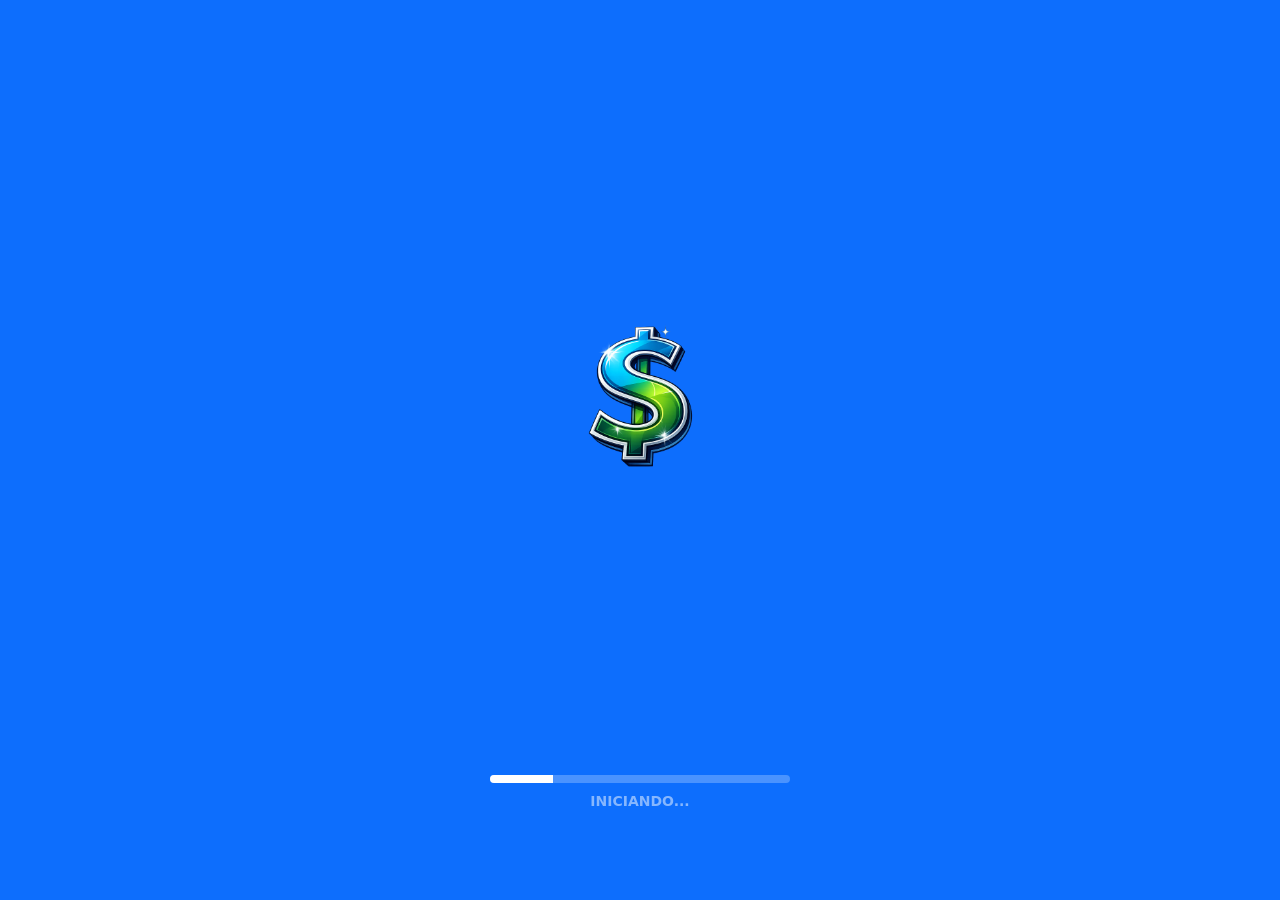
<file: index.html>
<!DOCTYPE html>
<html lang="pt-br">

<head>
    <meta charset="UTF-8">
    <meta name="viewport" content="width=device-width, initial-scale=1.0">
    <title>MyMoney</title>
    <link href="https://cdn.jsdelivr.net/npm/bootstrap@5.3.3/dist/css/bootstrap.min.css" rel="stylesheet">
    <style>
        @keyframes pulse {

            0%,
            100% {
                transform: scale(1);
                opacity: 1;
            }

            50% {
                transform: scale(1.05);
                opacity: 0.8;
            }
        }

        .animate-logo {
            animation: pulse 2s infinite ease-in-out;
        }
    </style>
</head>

<body class="bg-primary vh-100 d-flex flex-column align-items-center justify-content-center text-white text-center p-4">

    <div class="flex-grow-1 d-flex align-items-center">
        <img src="assets/icon/mymoney.png" class="img-fluid animate-logo" style="max-height: 250px;">
    </div>

    <div id="loader" class="w-100 mb-5" style="max-width: 300px;">
        <div class="progress rounded-pill bg-white bg-opacity-25" style="height: 8px;">
            <div id="bar" class="progress-bar bg-white progress-bar-striped progress-bar-animated" style="width: 0%">
            </div>
        </div>
        <p class="mt-2 small opacity-50 fw-bold text-uppercase">Iniciando...</p>
    </div>

    <div id="exit" class="d-none mb-5 text-center">
        <h2 class="fw-bold mb-4">Até breve!</h2>
        <a href="pages/app.html" class="btn btn-light btn-lg rounded-pill px-5 fw-bold text-primary shadow">ACESSAR
            DASHBOARD</a>
    </div>

    <script>
        const isLogout = new URLSearchParams(location.search).get('logout') === 'true';
        const bar = document.getElementById('bar');

        if (isLogout) {
            document.getElementById('loader').classList.add('d-none');
            document.getElementById('exit').classList.remove('d-none');
        } else {
            let w = 0;
            const iv = setInterval(() => {
                w++;
                bar.style.width = w + '%';
                if (w >= 100) { clearInterval(iv); location.href = "pages/app.html"; }
            }, 50);
        }
    </script>
</body>

</html>
</file>
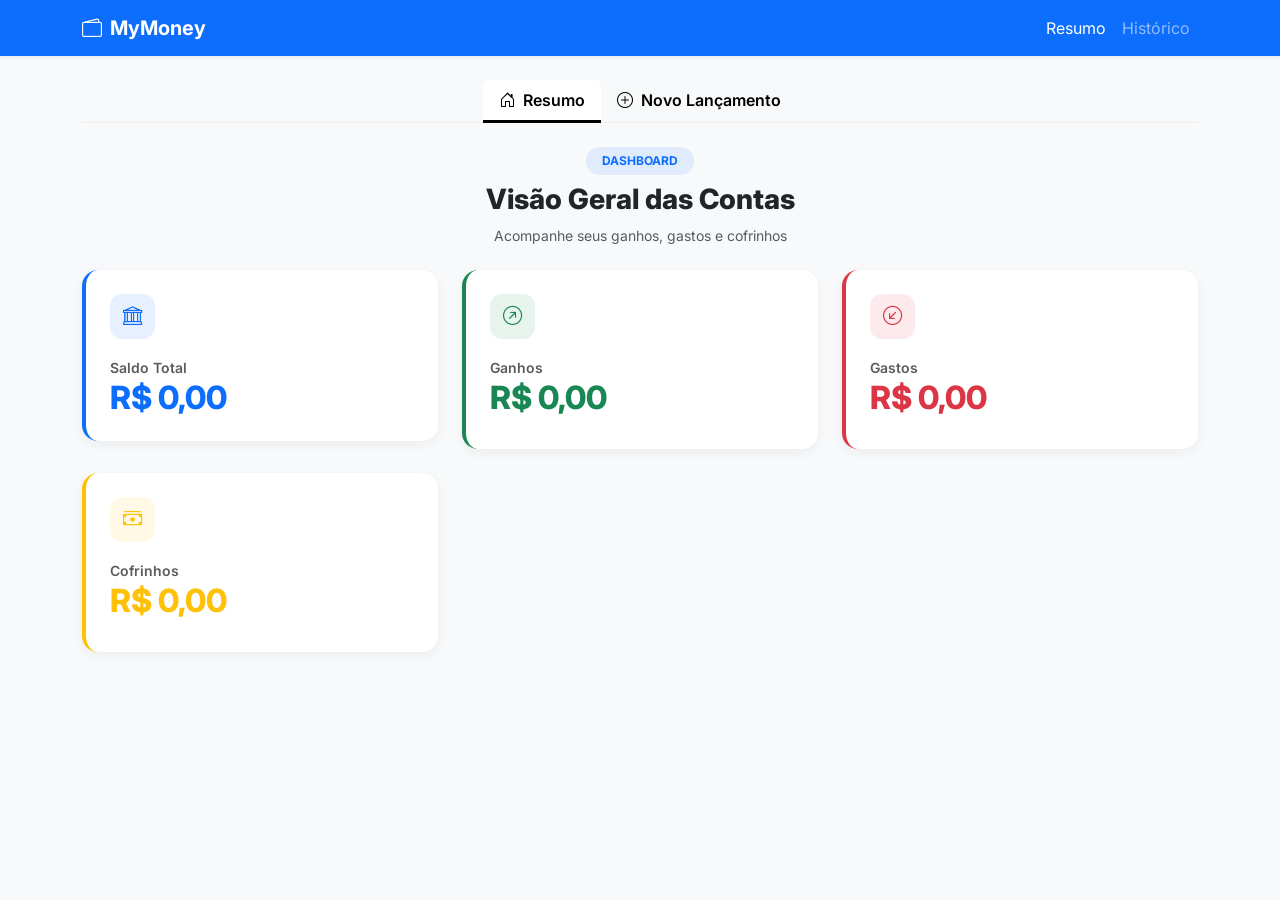
<file: pages/index.html>
<!DOCTYPE html>
<html lang="pt-br">
<head>
<meta charset="UTF-8">
<meta name="viewport" content="width=device-width, initial-scale=1.0">

<title>MyMoney - Dashboard</title>

<link href="https://fonts.googleapis.com/css2?family=Inter:wght@400;600;800&display=swap" rel="stylesheet">
<link href="https://cdn.jsdelivr.net/npm/bootstrap@5.3.3/dist/css/bootstrap.min.css" rel="stylesheet">
<link rel="stylesheet" href="https://cdn.jsdelivr.net/npm/bootstrap-icons@1.11.3/font/bootstrap-icons.min.css">

<link rel="icon" href="../assets/icon/mymoney.png">

<style>

body{
  font-family: "Inter", sans-serif;
  background:#f8f9fa;
}

.fw-extrabold{
  font-weight:800;
}

/* Cards resumo */

.card-resumo{
  background:#fff;
  padding:1.5rem;
  border-radius:1rem;
  box-shadow:0 4px 12px rgba(0,0,0,0.05);
  transition:transform .2s;
}

.card-resumo:hover{
  transform:translateY(-5px);
}

/* Icon box */

.icon-box{
  width:45px;
  height:45px;
  display:flex;
  align-items:center;
  justify-content:center;
  border-radius:12px;
  margin-bottom:1rem;
  font-size:1.2rem;
}

/* Tabs */

.nav-tabs{
  border-bottom:1px solid #eee;
}

.nav-tabs .nav-link{
  border:none;
  font-weight:600;
  color:#000;
  background:transparent;
  display:flex;
  align-items:center;
  gap:.5rem;
}

.nav-tabs .nav-link.active{
  border-bottom:3px solid #000;
}

</style>

</head>

<body>

<!-- Navbar -->

<nav class="navbar navbar-expand-lg navbar-dark bg-primary shadow-sm sticky-top mb-4">

<div class="container">

<a class="navbar-brand fw-bold" href="index.html">
<i class="bi bi-wallet2 me-2"></i>MyMoney
</a>

<button class="navbar-toggler border-0 shadow-none"
data-bs-toggle="collapse"
data-bs-target="#navbarNav">

<span class="navbar-toggler-icon"></span>

</button>

<div class="collapse navbar-collapse" id="navbarNav">

<ul class="navbar-nav ms-auto">

<li class="nav-item">
<a class="nav-link active" href="index.html">Resumo</a>
</li>

<li class="nav-item">
<a class="nav-link" href="historico.html">Histórico</a>
</li>

</ul>

</div>

</div>

</nav>

<!-- Tabs -->

<div class="container mb-4">

<ul class="nav nav-tabs justify-content-center">

<li class="nav-item">
<button class="nav-link active"
data-bs-toggle="tab"
data-bs-target="#tab-resumo">

<i class="bi bi-house-door"></i> Resumo

</button>
</li>

<li class="nav-item">
<button class="nav-link"
data-bs-toggle="tab"
data-bs-target="#tab-lancamento">

<i class="bi bi-plus-circle"></i> Novo Lançamento

</button>
</li>

</ul>

</div>

<div class="container tab-content">

<!-- TAB RESUMO -->

<div class="tab-pane fade show active" id="tab-resumo">

<div class="text-center mb-4">

<span class="badge bg-primary bg-opacity-10 text-primary mb-2 px-3 py-2 rounded-pill fw-bold">
DASHBOARD
</span>

<h3 class="fw-extrabold">Visão Geral das Contas</h3>

<p class="text-muted small">
Acompanhe seus ganhos, gastos e cofrinhos
</p>

</div>

<div class="row g-4">

<!-- Saldo -->

<div class="col-md-4">

<div class="card-resumo border-start border-primary border-4">

<div class="icon-box bg-primary bg-opacity-10 text-primary">
<i class="bi bi-bank"></i>
</div>

<small class="text-muted fw-semibold">Saldo Total</small>

<h2 class="fw-extrabold" id="resumo-saldo">
R$ 0,00
</h2>

</div>

</div>

<!-- Ganhos -->

<div class="col-md-4">

<div class="card-resumo border-start border-success border-4">

<div class="icon-box bg-success bg-opacity-10 text-success">
<i class="bi bi-arrow-up-right-circle"></i>
</div>

<small class="text-muted fw-semibold">Ganhos</small>

<h2 class="fw-extrabold text-success" id="resumo-receitas">
R$ 0,00
</h2>

</div>

</div>

<!-- Gastos -->

<div class="col-md-4">

<div class="card-resumo border-start border-danger border-4">

<div class="icon-box bg-danger bg-opacity-10 text-danger">
<i class="bi bi-arrow-down-left-circle"></i>
</div>

<small class="text-muted fw-semibold">Gastos</small>

<h2 class="fw-extrabold text-danger" id="resumo-despesas">
R$ 0,00
</h2>

</div>

</div>

<!-- Cofrinhos -->

<div class="col-md-4">

<div class="card-resumo border-start border-warning border-4">

<div class="icon-box bg-warning bg-opacity-10 text-warning">
<i class="bi bi-cash-stack"></i>
</div>

<small class="text-muted fw-semibold">Cofrinhos</small>

<h2 class="fw-extrabold text-warning" id="resumo-cofrinhos">
R$ 0,00
</h2>

</div>

</div>

</div>

</div>

<!-- TAB NOVO LANÇAMENTO -->

<div class="tab-pane fade" id="tab-lancamento">

<div class="row justify-content-center">

<div class="col-lg-10">

<div class="card border-0 shadow-sm p-4 p-md-5 rounded-4">

<h4 class="fw-bold mb-4">

<i class="bi bi-plus-circle-fill text-primary me-2"></i>
Novo Lançamento

</h4>

<form id="transacao-form">

<div class="row g-4">

<!-- Valor -->

<div class="col-md-3">

<label class="form-label small fw-semibold text-secondary">
Valor (R$)
</label>

<input
type="number"
id="input-valor"
class="form-control form-control-lg"
placeholder="0,00"
step="0.01"
required>

</div>

<!-- Tipo -->

<div class="col-md-3">

<label class="form-label small fw-semibold text-secondary">
Tipo
</label>

<select id="input-tipo"
class="form-select form-control-lg"
required>

<option disabled selected>
Selecione...
</option>

<option value="receita">
💰 Ganho (Entrada)
</option>

<option value="despesa">
💸 Gasto (Saída)
</option>

<option value="cofrinho">
🐷 Cofrinho
</option>

</select>

</div>

<!-- Categoria -->

<div class="col-md-3">

<label class="form-label small fw-semibold text-secondary">
Categoria
</label>

<select id="input-categoria"
class="form-select form-control-lg"
required>

<option disabled selected>
O que é?
</option>

<option>💼 Salário</option>
<option>🌟 Extra</option>
<option>🍕 Alimentação</option>
<option>🏠 Moradia</option>
<option>🍿 Lazer</option>
<option>🚗 Transporte</option>

</select>

</div>

<!-- Descrição -->

<div class="col-md-3">

<label class="form-label small fw-semibold text-secondary">
Descrição
</label>

<input
type="text"
id="input-descricao"
class="form-control form-control-lg"
placeholder="Ex: Supermercado">

</div>

<div class="col-12 mt-4">

<button
type="submit"
class="btn btn-primary btn-lg w-100">

<i class="bi bi-check2-circle me-2"></i>
CONFIRMAR

</button>

</div>

</div>

</form>

</div>

</div>

</div>

</div>

</div>

<script src="https://cdn.jsdelivr.net/npm/bootstrap@5.3.3/dist/js/bootstrap.bundle.min.js"></script>
<script src="../js/script.js"></script>

</body>
</html>
</file>
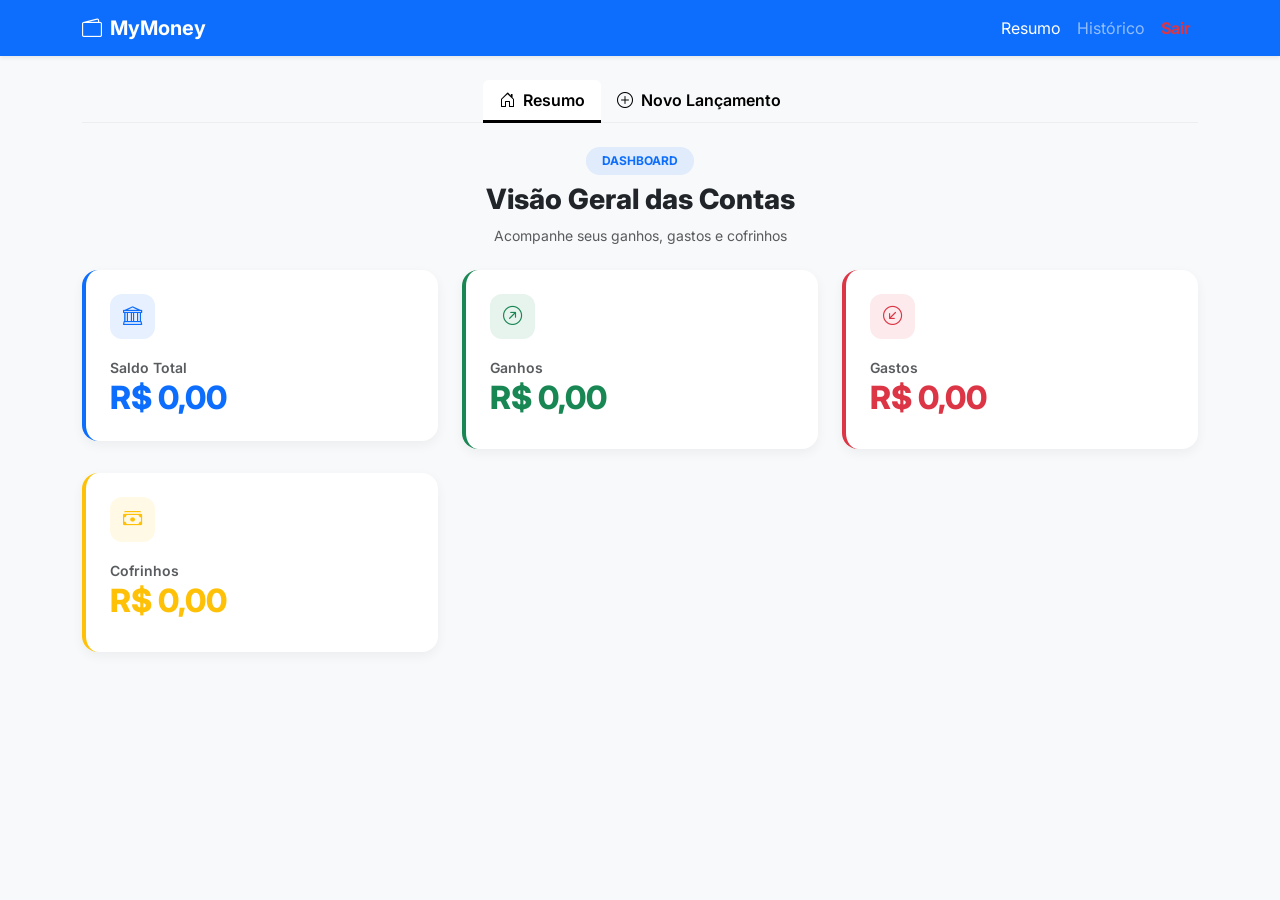
<file: pages/app.html>
<!DOCTYPE html>
<html lang="pt-br">
<head>
<meta charset="UTF-8">
<meta name="viewport" content="width=device-width, initial-scale=1.0">

<title>MyMoney - Dashboard</title>

<link href="https://fonts.googleapis.com/css2?family=Inter:wght@400;600;800&display=swap" rel="stylesheet">
<link href="https://cdn.jsdelivr.net/npm/bootstrap@5.3.3/dist/css/bootstrap.min.css" rel="stylesheet">
<link rel="stylesheet" href="https://cdn.jsdelivr.net/npm/bootstrap-icons@1.11.3/font/bootstrap-icons.min.css">

<link rel="icon" href="../assets/icon/mymoney.png">

<style>

body{
  font-family: "Inter", sans-serif;
  background:#f8f9fa;
}

.fw-extrabold{
  font-weight:800;
}

/* Cards resumo */

.card-resumo{
  background:#fff;
  padding:1.5rem;
  border-radius:1rem;
  box-shadow:0 4px 12px rgba(0,0,0,0.05);
  transition:transform .2s;
}

.card-resumo:hover{
  transform:translateY(-5px);
}

/* Icon box */

.icon-box{
  width:45px;
  height:45px;
  display:flex;
  align-items:center;
  justify-content:center;
  border-radius:12px;
  margin-bottom:1rem;
  font-size:1.2rem;
}

/* Tabs */

.nav-tabs{
  border-bottom:1px solid #eee;
}

.nav-tabs .nav-link{
  border:none;
  font-weight:600;
  color:#000;
  background:transparent;
  display:flex;
  align-items:center;
  gap:.5rem;
}

.nav-tabs .nav-link.active{
  border-bottom:3px solid #000;
}

</style>

</head>

<body>

<!-- Navbar -->

<nav class="navbar navbar-expand-lg navbar-dark bg-primary shadow-sm sticky-top mb-4">

<div class="container">

<a class="navbar-brand fw-bold" href="app.html">
<i class="bi bi-wallet2 me-2"></i>MyMoney
</a>

<button class="navbar-toggler border-0 shadow-none"
data-bs-toggle="collapse"
data-bs-target="#navbarNav">

<span class="navbar-toggler-icon"></span>

</button>

<div class="collapse navbar-collapse" id="navbarNav">

<ul class="navbar-nav ms-auto">

<li class="nav-item">
<a class="nav-link active" href="app.html">Resumo</a>
</li>

<li class="nav-item">
<a class="nav-link" href="historico.html">Histórico</a>
</li>

<li class="nav-item">
 <a class="nav-link text-danger fw-bold" href="../index.html?logout=true">Sair</a>
</li>

</ul>

</div>

</div>

</nav>

<!-- Tabs -->

<div class="container mb-4">

<ul class="nav nav-tabs justify-content-center">

<li class="nav-item">
<button class="nav-link active"
data-bs-toggle="tab"
data-bs-target="#tab-resumo">

<i class="bi bi-house-door"></i> Resumo

</button>
</li>

<li class="nav-item">
<button class="nav-link"
data-bs-toggle="tab"
data-bs-target="#tab-lancamento">

<i class="bi bi-plus-circle"></i> Novo Lançamento

</button>
</li>

</ul>

</div>

<div class="container tab-content">

<!-- TAB RESUMO -->

<div class="tab-pane fade show active" id="tab-resumo">

<div class="text-center mb-4">

<span class="badge bg-primary bg-opacity-10 text-primary mb-2 px-3 py-2 rounded-pill fw-bold">
DASHBOARD
</span>

<h3 class="fw-extrabold">Visão Geral das Contas</h3>

<p class="text-muted small">
Acompanhe seus ganhos, gastos e cofrinhos
</p>

</div>

<div class="row g-4">

<!-- Saldo -->

<div class="col-md-4">

<div class="card-resumo border-start border-primary border-4">

<div class="icon-box bg-primary bg-opacity-10 text-primary">
<i class="bi bi-bank"></i>
</div>

<small class="text-muted fw-semibold">Saldo Total</small>

<h2 class="fw-extrabold" id="resumo-saldo">
R$ 0,00
</h2>

</div>

</div>

<!-- Ganhos -->

<div class="col-md-4">

<div class="card-resumo border-start border-success border-4">

<div class="icon-box bg-success bg-opacity-10 text-success">
<i class="bi bi-arrow-up-right-circle"></i>
</div>

<small class="text-muted fw-semibold">Ganhos</small>

<h2 class="fw-extrabold text-success" id="resumo-receitas">
R$ 0,00
</h2>

</div>

</div>

<!-- Gastos -->

<div class="col-md-4">

<div class="card-resumo border-start border-danger border-4">

<div class="icon-box bg-danger bg-opacity-10 text-danger">
<i class="bi bi-arrow-down-left-circle"></i>
</div>

<small class="text-muted fw-semibold">Gastos</small>

<h2 class="fw-extrabold text-danger" id="resumo-despesas">
R$ 0,00
</h2>

</div>

</div>

<!-- Cofrinhos -->

<div class="col-md-4">

<div class="card-resumo border-start border-warning border-4">

<div class="icon-box bg-warning bg-opacity-10 text-warning">
<i class="bi bi-cash-stack"></i>
</div>

<small class="text-muted fw-semibold">Cofrinhos</small>

<h2 class="fw-extrabold text-warning" id="resumo-cofrinhos">
R$ 0,00
</h2>

</div>

</div>

</div>

</div>

<!-- TAB NOVO LANÇAMENTO -->

<div class="tab-pane fade" id="tab-lancamento">

<div class="row justify-content-center">

<div class="col-lg-10">

<div class="card border-0 shadow-sm p-4 p-md-5 rounded-4">

<h4 class="fw-bold mb-4">

<i class="bi bi-plus-circle-fill text-primary me-2"></i>
Novo Lançamento

</h4>

<form id="transacao-form">

<div class="row g-4">

<!-- Valor -->

<div class="col-md-3">

<label class="form-label small fw-semibold text-secondary">
Valor (R$)
</label>

<input
type="number"
id="input-valor"
class="form-control form-control-lg"
placeholder="0,00"
step="0.01"
required>

</div>

<!-- Tipo -->

<div class="col-md-3">

<label class="form-label small fw-semibold text-secondary">
Tipo
</label>

<select id="input-tipo"
class="form-select form-control-lg"
required>

<option disabled selected>
Selecione...
</option>

<option value="receita">
💰 Ganho (Entrada)
</option>

<option value="despesa">
💸 Gasto (Saída)
</option>

<option value="cofrinho">
🐷 Cofrinho
</option>

</select>

</div>

<!-- Categoria -->

<div class="col-md-3">

<label class="form-label small fw-semibold text-secondary">
Categoria
</label>

<select id="input-categoria"
class="form-select form-control-lg"
required>

<option disabled selected>
O que é?
</option>

<option>💼 Salário</option>
<option>🌟 Extra</option>
<option>🍕 Alimentação</option>
<option>🏠 Moradia</option>
<option>🍿 Lazer</option>
<option>🚗 Transporte</option>

</select>

</div>

<!-- Descrição -->

<div class="col-md-3">

<label class="form-label small fw-semibold text-secondary">
Descrição
</label>

<input
type="text"
id="input-descricao"
class="form-control form-control-lg"
placeholder="Ex: Supermercado">

</div>

<div class="col-12 mt-4">

<button
type="submit"
class="btn btn-primary btn-lg w-100">

<i class="bi bi-check2-circle me-2"></i>
CONFIRMAR

</button>

</div>

</div>

</form>

</div>

</div>

</div>

</div>

</div>

<script src="https://cdn.jsdelivr.net/npm/bootstrap@5.3.3/dist/js/bootstrap.bundle.min.js"></script>
<script src="../js/script.js"></script>

</body>
</html>
</file>
